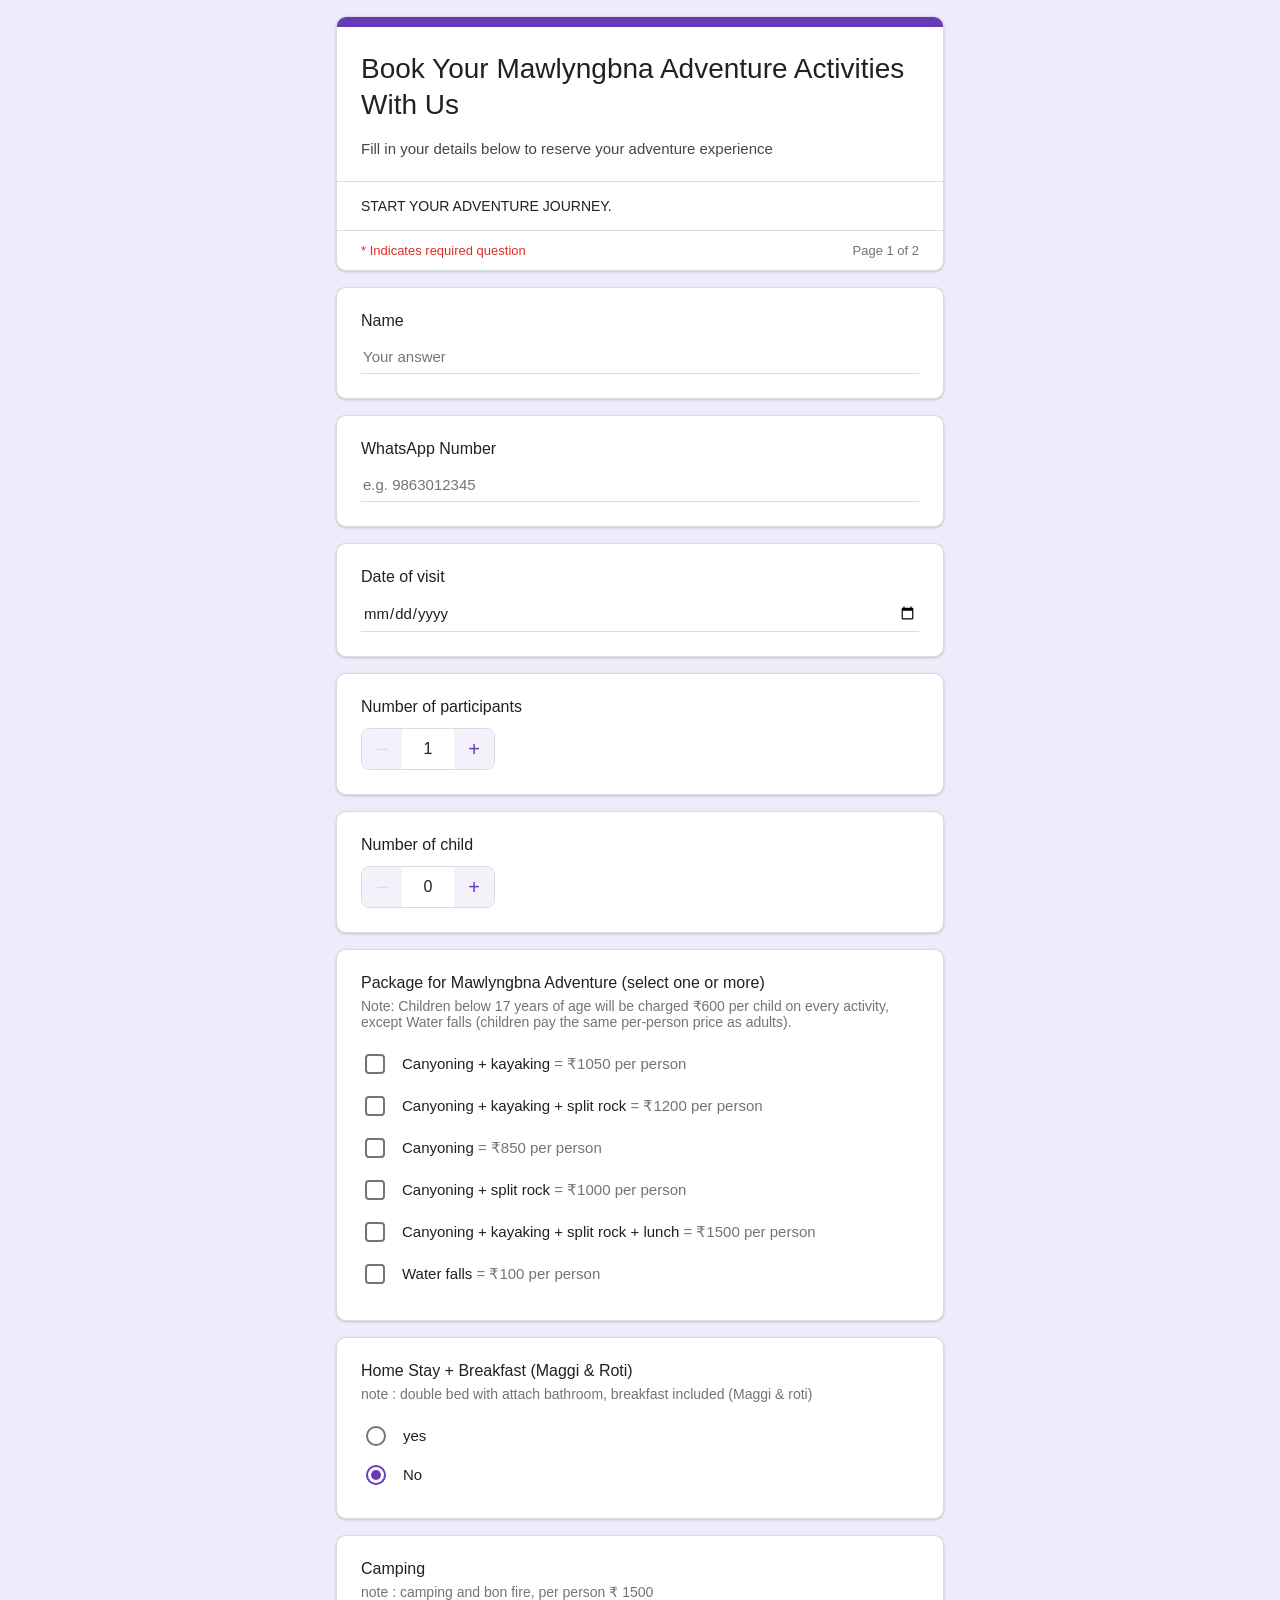
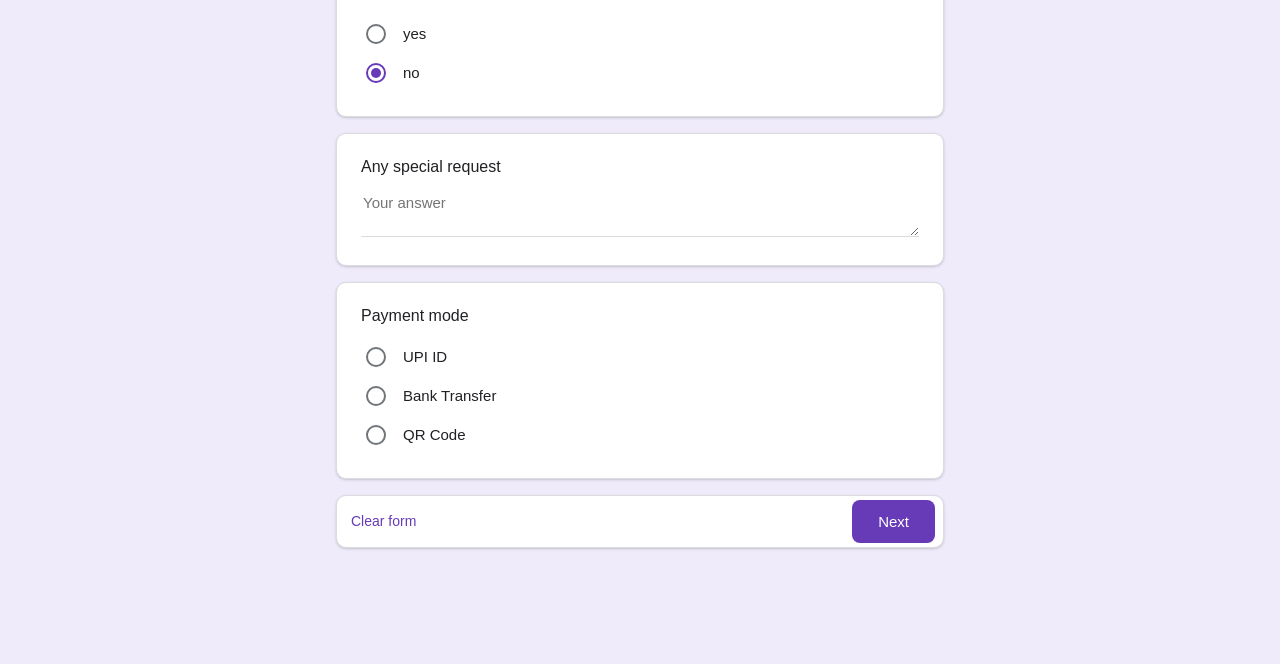
<file: index.html>
<!DOCTYPE html>
<html lang="en">
<head>
<meta charset="UTF-8">
<meta name="viewport" content="width=device-width, initial-scale=1.0">
<title>Book Your Mawlyngbna Adventure Activities With Us</title>
<link rel="stylesheet" href="style.css">
</head>
<body>

<div class="form-wrap">

  <!-- ===== Header card (page 1 only) ===== -->
  <div class="card header-card" id="headerCard">
    <div class="accent-bar"></div>
    <div class="card-body">
      <h1 id="formTitle">Book Your Mawlyngbna Adventure Activities With Us</h1>
      <p class="subtitle" id="formSubtitle">Fill in your details below to reserve your adventure experience</p>
    </div>
    <div class="account-row" id="topNote"></div>
    <div class="required-note">
      <span id="requiredNote"></span>
      <span class="page-indicator" id="pageIndicator"></span>
    </div>
  </div>

  <form id="bookingForm">

    <!-- ================================================================
         PAGE 1 — visitor details, package, add-ons, payment mode choice
         ================================================================ -->
    <section class="page active" id="page-1" data-page="1">

      <!-- ===== Name ===== -->
      <div class="card">
        <div class="card-body">
          <label class="q-label" for="f_name" id="nameLabel"></label>
          <input type="text" id="f_name" name="name" required>
          <div class="field-error" id="err_name"></div>
        </div>
      </div>

      <!-- ===== WhatsApp Number ===== -->
      <div class="card">
        <div class="card-body">
          <label class="q-label" for="f_whatsapp" id="whatsappLabel"></label>
          <input type="tel" id="f_whatsapp" name="whatsapp" required inputmode="numeric">
          <div class="field-error" id="err_whatsapp"></div>
        </div>
      </div>

      <!-- ===== Date of visit ===== -->
      <div class="card">
        <div class="card-body">
          <label class="q-label" for="f_date" id="dateLabel"></label>
          <input type="date" id="f_date" name="date" required>
          <div class="field-error" id="err_date"></div>
        </div>
      </div>

      <!-- ===== Number of participants ===== -->
      <div class="card">
        <div class="card-body">
          <label class="q-label" id="participantsLabel"></label>
          <div class="stepper" data-stepper="participants" id="stepperParticipants">
            <button type="button" data-action="dec" aria-label="Decrease">&minus;</button>
            <input class="stepper-value" type="text" inputmode="numeric" id="f_participants" name="participants" value="1" readonly>
            <button type="button" data-action="inc" aria-label="Increase">&plus;</button>
          </div>
        </div>
      </div>

      <!-- ===== Number of child ===== -->
      <div class="card">
        <div class="card-body">
          <label class="q-label" id="childrenLabel"></label>
          <div class="stepper" data-stepper="children" id="stepperChildren">
            <button type="button" data-action="dec" aria-label="Decrease">&minus;</button>
            <input class="stepper-value" type="text" inputmode="numeric" id="f_children" name="children" value="0" readonly>
            <button type="button" data-action="inc" aria-label="Increase">&plus;</button>
          </div>
        </div>
      </div>

      <!-- ===== Package (rendered by JS from config) ===== -->
      <div class="card">
        <div class="card-body">
          <label class="q-label" id="packageQuestionLabel"></label>
          <div class="q-note" id="packageChildNote"></div>
          <div id="packageList"></div>
          <div class="field-error" id="err_package"></div>
        </div>
      </div>

      <!-- ===== Home stay (rendered by JS, hideable) ===== -->
      <div class="card" id="homestayCard">
        <div class="card-body">
          <label class="q-label" id="homestayTitle">Home Stay</label>
          <div class="q-note" id="homestayNote"></div>
          <div class="choice-row"><input type="radio" name="homestay" value="yes" id="hs_yes"><label for="hs_yes" id="hs_yes_label"></label></div>
          <div class="choice-row"><input type="radio" name="homestay" value="no" id="hs_no" checked><label for="hs_no" id="hs_no_label"></label></div>
          <div class="homestay-count-wrap" id="homestayCountWrap" hidden>
            <label class="q-subnote" id="homestayAdultsLabel"></label>
            <div class="stepper" data-stepper="hsAdults" id="stepperHsAdults">
              <button type="button" data-action="dec" aria-label="Decrease">&minus;</button>
              <input class="stepper-value" type="text" inputmode="numeric" id="f_hs_adults" value="1" readonly>
              <button type="button" data-action="inc" aria-label="Increase">&plus;</button>
            </div>
            <label class="q-subnote" id="homestayChildrenLabel"></label>
            <div class="stepper" data-stepper="hsChildren" id="stepperHsChildren">
              <button type="button" data-action="dec" aria-label="Decrease">&minus;</button>
              <input class="stepper-value" type="text" inputmode="numeric" id="f_hs_children" value="0" readonly>
              <button type="button" data-action="inc" aria-label="Increase">&plus;</button>
            </div>
          </div>
        </div>
      </div>

      <!-- ===== Camping (rendered by JS, hideable) ===== -->
      <div class="card" id="campingCard">
        <div class="card-body">
          <label class="q-label" id="campingTitle">Camping</label>
          <div class="q-note" id="campingNote"></div>
          <div class="choice-row"><input type="radio" name="camping" value="yes" id="cp_yes"><label for="cp_yes" id="cp_yes_label"></label></div>
          <div class="choice-row"><input type="radio" name="camping" value="no" id="cp_no" checked><label for="cp_no" id="cp_no_label"></label></div>
        </div>
      </div>

      <!-- ===== Special request ===== -->
      <div class="card">
        <div class="card-body">
          <label class="q-label" for="f_special" id="specialLabel"></label>
          <textarea id="f_special" name="special" rows="2"></textarea>
        </div>
      </div>

      <!-- ===== Payment mode (choice only — details shown on next page) ===== -->
      <div class="card">
        <div class="card-body">
          <label class="q-label" id="paymentModeLabel"></label>
          <div class="choice-row"><input type="radio" name="paymentMode" value="upi" id="pm_upi"><label for="pm_upi" id="pm_upi_label"></label></div>
          <div class="choice-row"><input type="radio" name="paymentMode" value="bank" id="pm_bank"><label for="pm_bank" id="pm_bank_label"></label></div>
          <div class="choice-row"><input type="radio" name="paymentMode" value="qr" id="pm_qr"><label for="pm_qr" id="pm_qr_label"></label></div>
          <div class="field-error" id="err_payment"></div>
        </div>
      </div>

      <!-- ===== Page 1 navigation ===== -->
      <div class="card">
        <div class="card-body footer-bar">
          <button type="button" class="clear-link" id="clearFormBtn"></button>
          <button type="button" class="btn-confirm" id="nextBtn"></button>
        </div>
      </div>

    </section>

    <!-- ================================================================
         PAGE 2 — branches by the payment mode chosen on page 1;
         shows only that method's details + the live total.
         ================================================================ -->
    <section class="page" id="page-2" data-page="2">

      <div class="card">
        <div class="card-body">
          <label class="q-label" id="page2Title"></label>

          <!-- UPI detail -->
          <div class="pay-detail" id="detailUpi" hidden>
            <div class="pay-detail-head" id="payUpiHeading"></div>
            <div class="pay-detail-body">
              <div class="pay-row">
                <span><span id="upiIdRowLabel"></span> <span class="val" id="upiIdText"></span></span>
                <button type="button" class="copy-btn" data-copy-target="upiIdText" id="copyBtnUpi"></button>
              </div>
            </div>
          </div>

          <!-- Bank detail -->
          <div class="pay-detail" id="detailBank" hidden>
            <div class="pay-detail-head" id="payBankHeading"></div>
            <div class="pay-detail-body">
              <div class="pay-row">
                <span><span id="accountRowLabel"></span> <span class="val" id="bankAccText"></span></span>
                <button type="button" class="copy-btn" data-copy-target="bankAccText" id="copyBtnAcc"></button>
              </div>
              <div class="pay-row">
                <span><span id="ifscRowLabel"></span> <span class="val" id="bankIfscText"></span></span>
                <button type="button" class="copy-btn" data-copy-target="bankIfscText" id="copyBtnIfsc"></button>
              </div>
            </div>
          </div>

          <!-- QR detail -->
          <div class="pay-detail" id="detailQr" hidden>
            <div class="pay-detail-head" id="payQrHeading"></div>
            <div class="pay-detail-body">
              <p style="margin-top:0;" id="scanAndPayText"></p>
              <div class="qr-box">
                <img id="qrImage" src="" alt="Payment QR code">
                <div style="margin-top:12px; display:flex; justify-content:center; gap:10px; flex-wrap:wrap;">
                  <button type="button" class="dl-btn" id="qrDownloadBtn"></button>
                  <button type="button" class="copy-btn" data-copy-target="upiIdText2" id="copyBtnUpi2"></button>
                </div>
                <span class="val" id="upiIdText2" style="display:none;"></span>
              </div>
            </div>
          </div>
        </div>
      </div>

      <!-- ===== Live total ===== -->
      <div class="card total-card">
        <div class="card-body">
          <label class="q-label" style="margin-bottom:6px;" id="estimatedTotalLabel"></label>
          <div id="totalBreakdown" class="total-breakdown"></div>
          <div class="total-line">
            <span id="totalLabel"></span>
            <span id="totalAmount">&#8377;0</span>
          </div>
          <div class="q-note" style="margin-top:10px;" id="totalFooterNote"></div>
        </div>
      </div>

      <!-- ===== Page 2 navigation ===== -->
      <div class="card">
        <div class="card-body footer-bar">
          <button type="button" class="btn-back" id="backBtn"></button>
          <button type="submit" class="btn-confirm" id="submitBtn"></button>
        </div>
      </div>

    </section>

  </form>
</div>

<div class="toast" id="toast"></div>

<!-- Invisible corner tap-zone: tap it 5 times to open the admin dashboard -->
<div class="admin-trigger" id="adminTrigger" title=""></div>

<script src="config.js"></script>
<script src="app.js"></script>
</body>
</html>
</file>
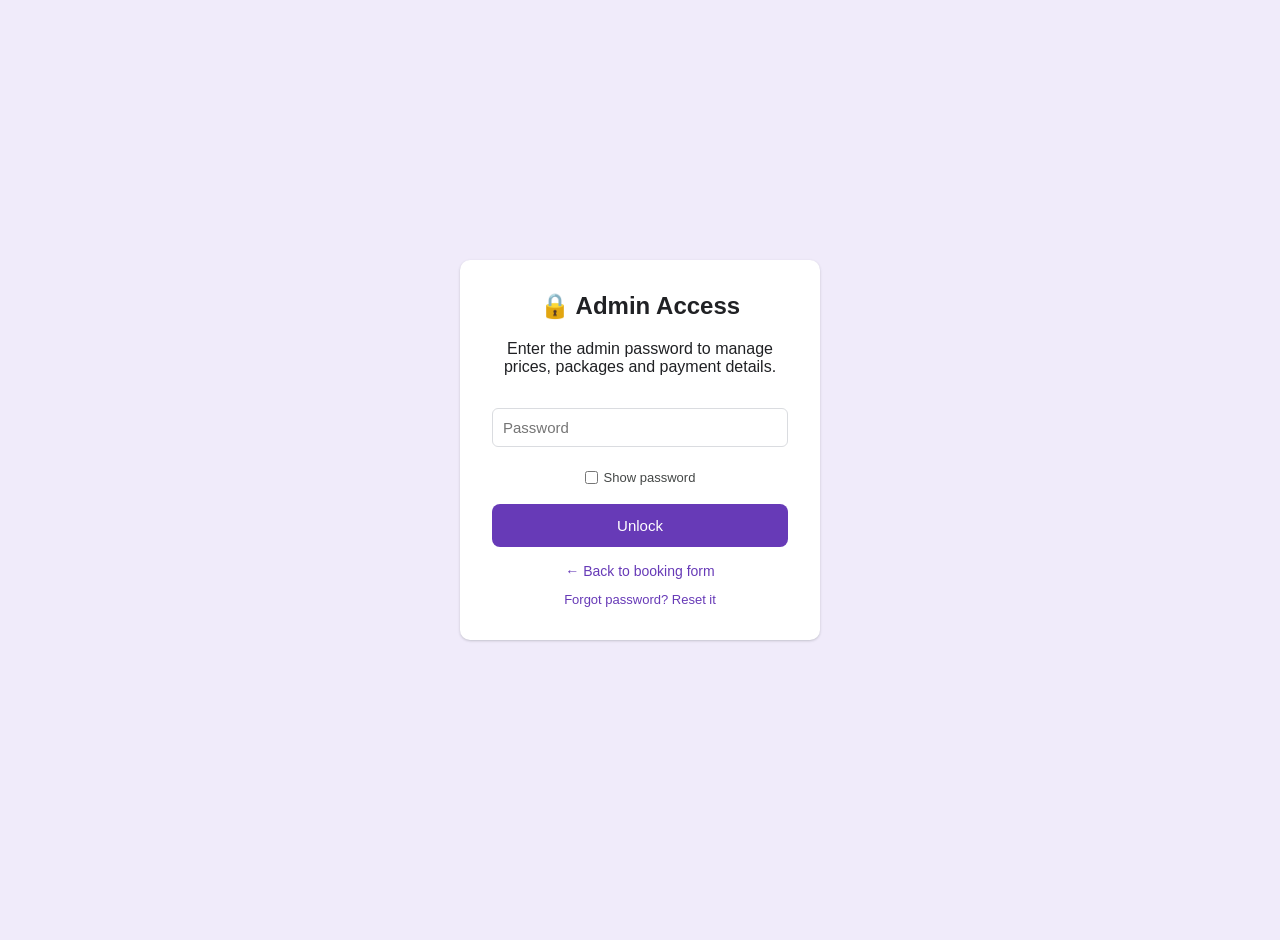
<file: admin.html>
<!DOCTYPE html>
<html lang="en">
<head>
<meta charset="UTF-8">
<meta name="viewport" content="width=device-width, initial-scale=1.0">
<title>Admin Dashboard — Mawlyngbna Adventure</title>
<meta name="robots" content="noindex, nofollow">
<link rel="stylesheet" href="style.css">
<link rel="stylesheet" href="admin.css">
</head>
<body class="admin-body">

<!-- ===== Password gate ===== -->
<div id="loginScreen" class="login-screen">
  <div class="login-card">
    <h2>🔒 Admin Access</h2>
    <p>Enter the admin password to manage prices, packages and payment details.</p>
    <input type="password" id="loginPassword" placeholder="Password">
    <label class="toggle-row" style="justify-content:center; margin:-8px 0 4px;">
      <input type="checkbox" id="showPasswordToggle"> Show password
    </label>
    <button id="loginBtn" class="btn-confirm" style="width:100%; justify-content:center;">Unlock</button>
    <div class="field-error show" id="loginError" style="display:none;">Incorrect password.</div>
    <a href="index.html" class="back-link">← Back to booking form</a>
    <div style="margin-top:10px;">
      <button type="button" id="forgotPasswordBtn" class="clear-link" style="font-size:13px;">Forgot password? Reset it</button>
    </div>
  </div>
</div>

<!-- ===== Dashboard (hidden until unlocked) ===== -->
<div id="dashboard" class="dashboard" hidden>

  <div class="admin-topbar">
    <div>
      <strong>Mawlyngbna Adventure</strong> — Admin Dashboard
    </div>
    <div>
      <a href="index.html" class="back-link">View live form</a>
      <button id="logoutBtn" class="clear-link">Log out</button>
    </div>
  </div>

  <div class="admin-wrap">

    <!-- General -->
    <section class="admin-section">
      <h3>Header text</h3>
      <label>Form title</label>
      <input type="text" id="a_title">
      <label>Form subtitle</label>
      <input type="text" id="a_subtitle">
      <label>WhatsApp number (with country code, digits only)</label>
      <input type="text" id="a_whatsapp" placeholder="916909659928">
    </section>

    <!-- Packages -->
    <section class="admin-section">
      <div class="admin-section-head">
        <h3>Packages</h3>
        <button type="button" class="add-btn" id="addPackageBtn">+ Add package</button>
      </div>
      <div id="packageEditor"></div>
      <label>Flat child price (₹) — charged per child on every activity, unless that activity's "child pays full price" box is checked</label>
      <input type="number" id="a_childFlat" min="0" step="10">
    </section>

    <!-- Booking limits -->
    <section class="admin-section">
      <h3>Participant / child limits</h3>
      <div class="limit-grid">
        <div>
          <label>Min participants</label>
          <input type="number" id="a_minP" min="0">
        </div>
        <div>
          <label>Max participants</label>
          <input type="number" id="a_maxP" min="0">
        </div>
        <div>
          <label>Min children</label>
          <input type="number" id="a_minC" min="0">
        </div>
        <div>
          <label>Max children</label>
          <input type="number" id="a_maxC" min="0">
        </div>
      </div>
    </section>

    <!-- Home stay -->
    <section class="admin-section">
      <div class="admin-section-head">
        <h3>Home stay add-on</h3>
        <label class="toggle-row"><input type="checkbox" id="a_hs_enabled"> Show this section on the form</label>
      </div>
      <label>Title</label>
      <input type="text" id="a_hs_title">
      <label>Note</label>
      <input type="text" id="a_hs_note">
      <label>Price for the 1st person (₹)</label>
      <input type="number" id="a_hs_firstprice">
      <label>Price for each additional person, same booking (₹)</label>
      <input type="number" id="a_hs_extraprice">
      <p class="admin-hint">Children below 17 are free if at least 1 adult is in the booking. If the booking is children only, they're charged the same as adults (using the two prices above).</p>
    </section>

    <!-- Camping -->
    <section class="admin-section">
      <div class="admin-section-head">
        <h3>Camping add-on</h3>
        <label class="toggle-row"><input type="checkbox" id="a_cp_enabled"> Show this section on the form</label>
      </div>
      <label>Title</label>
      <input type="text" id="a_cp_title">
      <label>Price (₹)</label>
      <input type="number" id="a_cp_price">
      <label>Note</label>
      <input type="text" id="a_cp_note">
      <label class="toggle-row" style="margin-top:12px;"><input type="checkbox" id="a_cp_perperson"> Charge per person (off = one flat price for the whole booking)</label>
    </section>

    <!-- Text on the form -->
    <section class="admin-section">
      <h3>Text on the form</h3>
      <p class="section-hint">Every label, placeholder, note, error message and button on the booking page. Change anything here and it updates the live site — nothing is hard-coded.</p>

      <h4>Top of page 1</h4>
      <label>Intro line under the title</label>
      <input type="text" id="t_topNote">
      <label>"* Indicates required question" line</label>
      <input type="text" id="t_requiredNote">
      <label>Page indicator text on page 1 (top-right)</label>
      <input type="text" id="t_page1Indicator">
      <label>Page indicator text on page 2 (top-right)</label>
      <input type="text" id="t_page2Indicator">

      <h4>Name</h4>
      <label>Question label</label>
      <input type="text" id="t_nameLabel">
      <label>Placeholder text inside the box</label>
      <input type="text" id="t_namePlaceholder">
      <label>Error message (shown if left blank)</label>
      <input type="text" id="t_nameError">

      <h4>WhatsApp Number</h4>
      <label>Question label</label>
      <input type="text" id="t_whatsappLabel">
      <label>Placeholder text inside the box</label>
      <input type="text" id="t_whatsappPlaceholder">
      <label>Error message</label>
      <input type="text" id="t_whatsappError">

      <h4>Date of visit</h4>
      <label>Question label</label>
      <input type="text" id="t_dateLabel">
      <label>Error message</label>
      <input type="text" id="t_dateError">

      <h4>Participants &amp; children</h4>
      <label>"Number of participants" label</label>
      <input type="text" id="t_participantsLabel">
      <label>"Number of child" label</label>
      <input type="text" id="t_childrenLabel">

      <h4>Package question</h4>
      <label>Question label</label>
      <input type="text" id="t_packageQuestionLabel">
      <label>Child pricing note (shown above the package list). Use {price} for the flat child price.</label>
      <input type="text" id="t_packageChildNote">
      <label>Error message</label>
      <input type="text" id="t_packageError">
      <label>"per person" text shown after each price</label>
      <input type="text" id="t_perPersonText">

      <h4>Home Stay &amp; Camping</h4>
      <label>"note : " prefix shown before each add-on's note</label>
      <input type="text" id="t_notePrefix">
      <label>Home Stay — "yes" option text</label>
      <input type="text" id="t_homestayYesOption">
      <label>Home Stay — "no" option text</label>
      <input type="text" id="t_homestayNoOption">
      <label>Camping — "yes" option text</label>
      <input type="text" id="t_campingYesOption">
      <label>Camping — "no" option text</label>
      <input type="text" id="t_campingNoOption">

      <h4>Special request</h4>
      <label>Question label</label>
      <input type="text" id="t_specialLabel">
      <label>Placeholder text</label>
      <input type="text" id="t_specialPlaceholder">

      <h4>Payment mode question (page 1)</h4>
      <label>Question label</label>
      <input type="text" id="t_paymentModeLabel">
      <label>Error message</label>
      <input type="text" id="t_paymentModeError">
      <label>"UPI ID" option text</label>
      <input type="text" id="t_payUpiOption">
      <label>"Bank Transfer" option text</label>
      <input type="text" id="t_payBankOption">
      <label>"QR Code" option text</label>
      <input type="text" id="t_payQrOption">

      <h4>Page 1 buttons</h4>
      <label>"Clear form" button</label>
      <input type="text" id="t_clearFormBtn">
      <label>"Next" button</label>
      <input type="text" id="t_nextBtn">

      <h4>Page 2 — Payment heading</h4>
      <label>Page 2 title (shows the chosen method after it, e.g. "Payment — UPI ID")</label>
      <input type="text" id="t_page2Title">

      <h4>Page 2 — UPI detail block</h4>
      <label>Heading</label>
      <input type="text" id="t_payUpiHeading">
      <label>"UPI ID :" row label</label>
      <input type="text" id="t_upiIdRowLabel">

      <h4>Page 2 — Bank detail block</h4>
      <label>Heading</label>
      <input type="text" id="t_payBankHeading">
      <label>"Account :" row label</label>
      <input type="text" id="t_accountRowLabel">
      <label>"IFSC :" row label</label>
      <input type="text" id="t_ifscRowLabel">

      <h4>Page 2 — QR detail block</h4>
      <label>Heading</label>
      <input type="text" id="t_payQrHeading">
      <label>"scan and pay" line</label>
      <input type="text" id="t_scanAndPayText">
      <label>"Download QR" button</label>
      <input type="text" id="t_downloadQrBtn">
      <label>"Copy UPI ID" button (under the QR)</label>
      <input type="text" id="t_copyUpiBtn">

      <h4>Copy buttons</h4>
      <label>Default "Copy" button text (UPI ID / Account / IFSC rows)</label>
      <input type="text" id="t_copyBtnText">
      <label>Text shown briefly after copying</label>
      <input type="text" id="t_copiedBtnText">

      <h4>Live total box</h4>
      <label>"Estimated total" heading</label>
      <input type="text" id="t_estimatedTotalLabel">
      <label>"Total" row label</label>
      <input type="text" id="t_totalLabel">
      <label>Footer note under the total</label>
      <input type="text" id="t_totalFooterNote">
      <label>Note shown before a package is picked</label>
      <input type="text" id="t_emptyBreakdownNote">

      <h4>Page 2 buttons</h4>
      <label>"Back" button</label>
      <input type="text" id="t_backBtn">
      <label>"Submit" button</label>
      <input type="text" id="t_submitBtn">

      <h4>Pop-up messages</h4>
      <label>Message when required fields are missing</label>
      <input type="text" id="t_fillRequiredToast">
      <label>Prefix shown before whatever was copied</label>
      <input type="text" id="t_copiedToastPrefix">

      <h4>Price breakdown wording</h4>
      <label>Word for 1 adult</label>
      <input type="text" id="t_adultWord">
      <label>Word for 2+ adults</label>
      <input type="text" id="t_adultsWord">
      <label>Word for 1 child</label>
      <input type="text" id="t_childWord">
      <label>Word for 2+ children</label>
      <input type="text" id="t_childrenWord">
      <label>Word used for "free"</label>
      <input type="text" id="t_freeText">
      <label>Home Stay chargeable-age range text — use {from} for the first paying age</label>
      <input type="text" id="t_homeStayAgedRangeText">
      <label>Home Stay free-age text — use {age} for the free-up-to age</label>
      <input type="text" id="t_homeStayFreeAgeText">
    </section>

    <!-- Payment -->
    <section class="admin-section">
      <h3>Payment details</h3>
      <label>Account holder name</label>
      <input type="text" id="a_pay_name">
      <label>UPI ID</label>
      <input type="text" id="a_pay_upi">
      <label>Bank name</label>
      <input type="text" id="a_pay_bankname">
      <label>Bank account number</label>
      <input type="text" id="a_pay_bankacc">
      <label>IFSC code</label>
      <input type="text" id="a_pay_ifsc">
      <label>QR code image URL (or path, e.g. assets/qr.png)</label>
      <input type="text" id="a_pay_qr">
    </section>

    <!-- Security -->
    <section class="admin-section">
      <h3>Admin password</h3>
      <label>Change password (for this browser's dashboard access)</label>
      <input type="text" id="a_password">
    </section>

    <div class="admin-actions">
      <button id="saveBtn" class="btn-confirm">Save changes</button>
      <button id="resetBtn" class="clear-link">Reset everything to defaults</button>
      <span id="saveStatus" class="save-status"></span>
    </div>

  </div>
</div>

<div class="toast" id="toast"></div>

<script src="config.js"></script>
<script src="admin.js"></script>
</body>
</html>
</file>
<file: style.css>
/* ============================================================
   MAWLYNGBNA ADVENTURE — STYLES
   Visually matches the Google Form screenshots:
   lavender page background, white rounded cards, violet
   accent bar + accent color, circular radio/checkbox controls.
   ============================================================ */

:root {
  --page-bg: #f0ebfa;
  --card-bg: #ffffff;
  --accent: #673ab7;
  --accent-dark: #5c33a8;
  --text-primary: #202124;
  --text-secondary: #444746;
  --text-muted: #70757a;
  --border: #dadce0;
  --required: #d93025;
  --radius: 10px;
  --shadow: 0 1px 3px rgba(60,64,67,0.15), 0 1px 2px rgba(60,64,67,0.10);
}

* { box-sizing: border-box; }

body {
  margin: 0;
  background: var(--page-bg);
  font-family: "Google Sans", Roboto, Arial, "Segoe UI", sans-serif;
  color: var(--text-primary);
  padding-bottom: 40px;
}

.form-wrap {
  max-width: 640px;
  margin: 0 auto;
  padding: 16px 16px 60px;
}

/* ---------- Cards ---------- */
.card {
  background: var(--card-bg);
  border: 1px solid var(--border);
  border-radius: var(--radius);
  box-shadow: var(--shadow);
  margin-bottom: 16px;
  overflow: hidden;
}

.card-body { padding: 24px 24px 24px; }

/* ---------- Header card ---------- */
.header-card .accent-bar {
  height: 10px;
  background: var(--accent);
}
.header-card h1 {
  font-size: 28px;
  line-height: 1.3;
  font-weight: 400;
  margin: 0 0 16px;
}
.header-card p.subtitle {
  font-size: 15px;
  color: var(--text-secondary);
  margin: 0;
}
.account-row {
  border-top: 1px solid var(--border);
  padding: 16px 24px;
  font-size: 14px;
}
.account-row .email { font-weight: 500; }
.account-row a { color: var(--accent); text-decoration: none; margin-left: 6px; }
.required-note {
  border-top: 1px solid var(--border);
  padding: 12px 24px;
  font-size: 13px;
  color: var(--required);
  display: flex;
  align-items: center;
  justify-content: space-between;
  gap: 12px;
}
.page-indicator {
  color: var(--text-muted);
  font-weight: 500;
  white-space: nowrap;
}

/* ---------- Multi-page flow ---------- */
.page { display: none; }
.page.active { display: block; }

/* ---------- Question labels ---------- */
.q-label {
  font-size: 16px;
  font-weight: 400;
  margin-bottom: 12px;
  display: block;
}
.q-label .req { color: var(--required); margin-left: 2px; }
.q-note {
  font-size: 14px;
  color: var(--text-muted);
  margin: -6px 0 14px;
  white-space: pre-line;
}

/* ---------- Text inputs ---------- */
input[type="text"],
input[type="tel"],
input[type="date"],
input[type="number"],
textarea {
  width: 100%;
  border: none;
  border-bottom: 1px solid var(--border);
  padding: 6px 2px 8px;
  font-size: 15px;
  font-family: inherit;
  background: transparent;
  color: var(--text-primary);
}
input:focus, textarea:focus {
  outline: none;
  border-bottom: 2px solid var(--accent);
  padding-bottom: 7px;
}
input.invalid { border-bottom: 2px solid var(--required); }
.field-error {
  color: var(--required);
  font-size: 12px;
  margin-top: 6px;
  display: none;
}
.field-error.show { display: block; }
textarea { resize: vertical; min-height: 40px; }

/* ---------- Radio / choice rows ---------- */
.choice-row {
  display: flex;
  align-items: flex-start;
  gap: 14px;
  padding: 9px 0;
  cursor: pointer;
}
.choice-row input[type="radio"],
.choice-row input[type="checkbox"] {
  appearance: none;
  -webkit-appearance: none;
  width: 20px;
  height: 20px;
  min-width: 20px;
  border: 2px solid var(--text-muted);
  border-radius: 50%;
  margin-top: 1px;
  cursor: pointer;
  position: relative;
  transition: border-color .15s;
}
.choice-row input[type="checkbox"] { border-radius: 4px; }
.choice-row input[type="radio"]:checked,
.choice-row input[type="checkbox"]:checked {
  border-color: var(--accent);
}
.choice-row input[type="radio"]:checked::after {
  content: "";
  position: absolute;
  inset: 3px;
  border-radius: 50%;
  background: var(--accent);
}
.choice-row input[type="checkbox"]:checked::after {
  content: "";
  position: absolute;
  left: 5px; top: 1px;
  width: 6px; height: 11px;
  border: solid var(--accent);
  border-width: 0 2px 2px 0;
  transform: rotate(45deg);
}
.choice-row label {
  font-size: 15px;
  line-height: 1.4;
  cursor: pointer;
}
.choice-price { color: var(--text-muted); }

/* ---------- Stepper (+ / -) ---------- */
.stepper {
  display: inline-flex;
  align-items: center;
  gap: 0;
  border: 1px solid var(--border);
  border-radius: 8px;
  overflow: hidden;
}
.stepper button {
  width: 40px;
  height: 40px;
  border: none;
  background: #f4f1fb;
  color: var(--accent);
  font-size: 20px;
  cursor: pointer;
  line-height: 1;
}
.stepper button:hover { background: #e6def8; }
.stepper button:disabled { color: var(--border); cursor: not-allowed; background: #f4f1fb; }
.stepper .stepper-value {
  width: 52px;
  text-align: center;
  font-size: 16px;
  border: none;
  padding: 0;
}
.stepper .stepper-value:focus { outline: none; }

/* ---------- Per-child age inputs ---------- */
.child-ages-wrap { margin-top: 14px; }
.child-ages-wrap .q-note { margin: 0 0 10px; }

.homestay-count-wrap { margin-top: 14px; }
.q-subnote {
  font-size: 13px;
  color: var(--text-muted);
  display: block;
  margin: 12px 0 8px;
}
.homestay-count-wrap .q-subnote:first-child { margin-top: 0; }
.child-age-row {
  display: flex;
  align-items: center;
  gap: 10px;
  margin-bottom: 8px;
}
.child-age-row label {
  font-size: 14px;
  color: var(--text-secondary);
  min-width: 82px;
}
.child-age-row input[type="number"] {
  width: 80px;
  flex: none;
  border: 1px solid var(--border);
  border-radius: 6px;
  padding: 6px 8px;
}
.child-age-row input[type="number"]:focus {
  border: 1px solid var(--accent);
  padding: 6px 8px;
}

/* ---------- Payment detail box ---------- */
.pay-detail {
  border-top: 4px solid var(--accent);
  border-radius: var(--radius);
  overflow: hidden;
  margin-top: 18px;
  border: 1px solid var(--border);
  border-top: 4px solid var(--accent);
}
.pay-detail-head {
  background: var(--accent);
  color: #fff;
  padding: 14px 20px;
  font-size: 15px;
  font-weight: 500;
}
.pay-detail-body { padding: 18px 20px; font-size: 15px; }
.pay-row {
  display: flex;
  align-items: center;
  justify-content: space-between;
  gap: 10px;
  padding: 6px 0;
  flex-wrap: wrap;
}
.pay-row .val { font-family: "Roboto Mono", monospace; font-style: italic; word-break: break-all; }
.copy-btn, .dl-btn {
  border: 1px solid var(--accent);
  color: var(--accent);
  background: #fff;
  border-radius: 6px;
  padding: 6px 12px;
  font-size: 13px;
  cursor: pointer;
  white-space: nowrap;
  display: inline-flex;
  align-items: center;
  gap: 6px;
}
.copy-btn:hover, .dl-btn:hover { background: #f4f1fb; }
.copy-btn.copied { background: var(--accent); color: #fff; }
.qr-box { text-align: center; margin-top: 8px; }
.qr-box img {
  max-width: 220px;
  width: 100%;
  border-radius: 8px;
  border: 1px solid var(--border);
}

/* ---------- Live total card ---------- */
.total-card { border: 1px solid var(--accent); }
.total-breakdown {
  font-size: 14px;
  color: var(--text-secondary);
}
.total-breakdown .b-row {
  display: flex;
  justify-content: space-between;
  gap: 10px;
  padding: 4px 0;
}
.total-breakdown .b-row .amt { color: var(--text-primary); }
.total-breakdown .b-empty { color: var(--text-muted); font-style: italic; }
.total-line {
  display: flex;
  justify-content: space-between;
  align-items: baseline;
  border-top: 1px solid var(--border);
  margin-top: 10px;
  padding-top: 10px;
  font-size: 20px;
  font-weight: 500;
  color: var(--accent);
}

/* ---------- Footer buttons ---------- */
.footer-bar {
  display: flex;
  align-items: center;
  justify-content: space-between;
  padding: 4px 8px;
}
.btn-confirm {
  background: var(--accent);
  color: #fff;
  border: none;
  border-radius: 8px;
  padding: 13px 26px;
  font-size: 15px;
  font-weight: 500;
  cursor: pointer;
  display: inline-flex;
  align-items: center;
  gap: 8px;
}
.btn-confirm:hover { background: var(--accent-dark); }
.btn-confirm:disabled { background: #c9c2df; cursor: not-allowed; }
.clear-link {
  color: var(--accent);
  font-size: 14px;
  background: none;
  border: none;
  cursor: pointer;
}
.btn-back {
  color: var(--accent);
  font-size: 15px;
  font-weight: 500;
  background: none;
  border: none;
  padding: 13px 10px;
  cursor: pointer;
  border-radius: 8px;
}
.btn-back:hover { background: #f4f1fb; }

/* ---------- Toast ---------- */
.toast {
  position: fixed;
  bottom: 24px;
  left: 50%;
  transform: translateX(-50%) translateY(20px);
  background: #323232;
  color: #fff;
  padding: 12px 20px;
  border-radius: 6px;
  font-size: 14px;
  opacity: 0;
  pointer-events: none;
  transition: opacity .2s, transform .2s;
  z-index: 999;
}
.toast.show { opacity: 1; transform: translateX(-50%) translateY(0); }

/* ---------- Admin trigger (hidden in plain sight) ---------- */
.admin-trigger {
  position: fixed;
  bottom: 6px;
  right: 6px;
  width: 34px;
  height: 34px;
  opacity: 0;
  cursor: default;
  z-index: 10;
}

@media (max-width: 480px) {
  .card-body { padding: 20px 18px; }
  .header-card h1 { font-size: 22px; }
}
</file>
<file: admin.css>
.admin-body { background: var(--page-bg); }

.login-screen {
  min-height: 100vh;
  display: flex;
  align-items: center;
  justify-content: center;
  padding: 20px;
}
.login-card {
  background: #fff;
  border-radius: var(--radius);
  box-shadow: var(--shadow);
  padding: 32px;
  max-width: 360px;
  width: 100%;
  text-align: center;
}
.login-card h2 { margin-top: 0; }
.login-card input {
  width: 100%;
  margin: 16px 0;
  padding: 10px;
  border: 1px solid var(--border);
  border-radius: 6px;
  font-size: 15px;
}
.back-link {
  display: inline-block;
  margin-top: 16px;
  color: var(--accent);
  text-decoration: none;
  font-size: 14px;
}

.admin-topbar {
  background: var(--accent);
  color: #fff;
  padding: 14px 20px;
  display: flex;
  justify-content: space-between;
  align-items: center;
  font-size: 15px;
  flex-wrap: wrap;
  gap: 8px;
}
.admin-topbar .back-link { color: #fff; text-decoration: underline; margin-right: 16px; }
.admin-topbar .clear-link { color: #fff; text-decoration: underline; }

.admin-wrap {
  max-width: 720px;
  margin: 0 auto;
  padding: 20px 16px 80px;
}

.admin-section {
  background: #fff;
  border: 1px solid var(--border);
  border-radius: var(--radius);
  padding: 20px;
  margin-bottom: 18px;
}
.admin-section h3 { margin-top: 0; }
.admin-section h4 {
  margin: 22px 0 2px;
  padding-top: 16px;
  border-top: 1px dashed var(--border);
  font-size: 14px;
  color: var(--accent);
}
.admin-section h4:first-of-type { margin-top: 12px; padding-top: 0; border-top: none; }
.section-hint { font-size: 13px; color: var(--text-muted); margin: -6px 0 14px; }
.admin-section label {
  display: block;
  font-size: 13px;
  color: var(--text-muted);
  margin: 12px 0 4px;
}
.admin-section input[type="text"],
.admin-section input[type="number"] {
  width: 100%;
  padding: 8px;
  border: 1px solid var(--border);
  border-radius: 6px;
  font-size: 14px;
}
.admin-section-head {
  display: flex;
  justify-content: space-between;
  align-items: center;
  flex-wrap: wrap;
  gap: 8px;
}
.toggle-row {
  display: flex;
  align-items: center;
  gap: 6px;
  font-size: 13px;
  color: var(--text-secondary);
}
.toggle-row input { width: auto; }

.add-btn {
  border: 1px solid var(--accent);
  color: var(--accent);
  background: #fff;
  border-radius: 6px;
  padding: 6px 12px;
  font-size: 13px;
  cursor: pointer;
}
.add-btn:hover { background: #f4f1fb; }

.pkg-row {
  border: 1px solid var(--border);
  border-radius: 8px;
  padding: 14px;
  margin-top: 12px;
  display: grid;
  grid-template-columns: 2fr 1fr auto auto auto;
  gap: 10px;
  align-items: center;
}
.pkg-row input[type="text"], .pkg-row input[type="number"] {
  padding: 8px;
  border: 1px solid var(--border);
  border-radius: 6px;
  font-size: 14px;
}
.pkg-row .pkg-child-full {
  display: flex;
  align-items: center;
  gap: 6px;
  font-size: 13px;
  color: var(--text-secondary, #5f6368);
  white-space: nowrap;
}
.pkg-row .icon-btn {
  border: none;
  background: #f4f1fb;
  color: var(--accent);
  border-radius: 6px;
  padding: 8px 10px;
  cursor: pointer;
  font-size: 13px;
}
.pkg-row .icon-btn.danger { color: var(--required); }

.limit-grid {
  display: grid;
  grid-template-columns: repeat(4, 1fr);
  gap: 12px;
  margin-top: 8px;
}
.limit-grid label { margin: 0 0 4px; }
@media (max-width: 520px) {
  .limit-grid { grid-template-columns: 1fr 1fr; }
}

@media (max-width: 520px) {
  .pkg-row { grid-template-columns: 1fr 1fr; }
}

.admin-actions {
  display: flex;
  align-items: center;
  gap: 16px;
  flex-wrap: wrap;
  margin-top: 8px;
}
.save-status { font-size: 13px; color: #188038; }

.admin-hint {
  font-size: 13px;
  color: #5f6368;
  margin: 4px 0 8px;
  line-height: 1.4;
}
</file>
